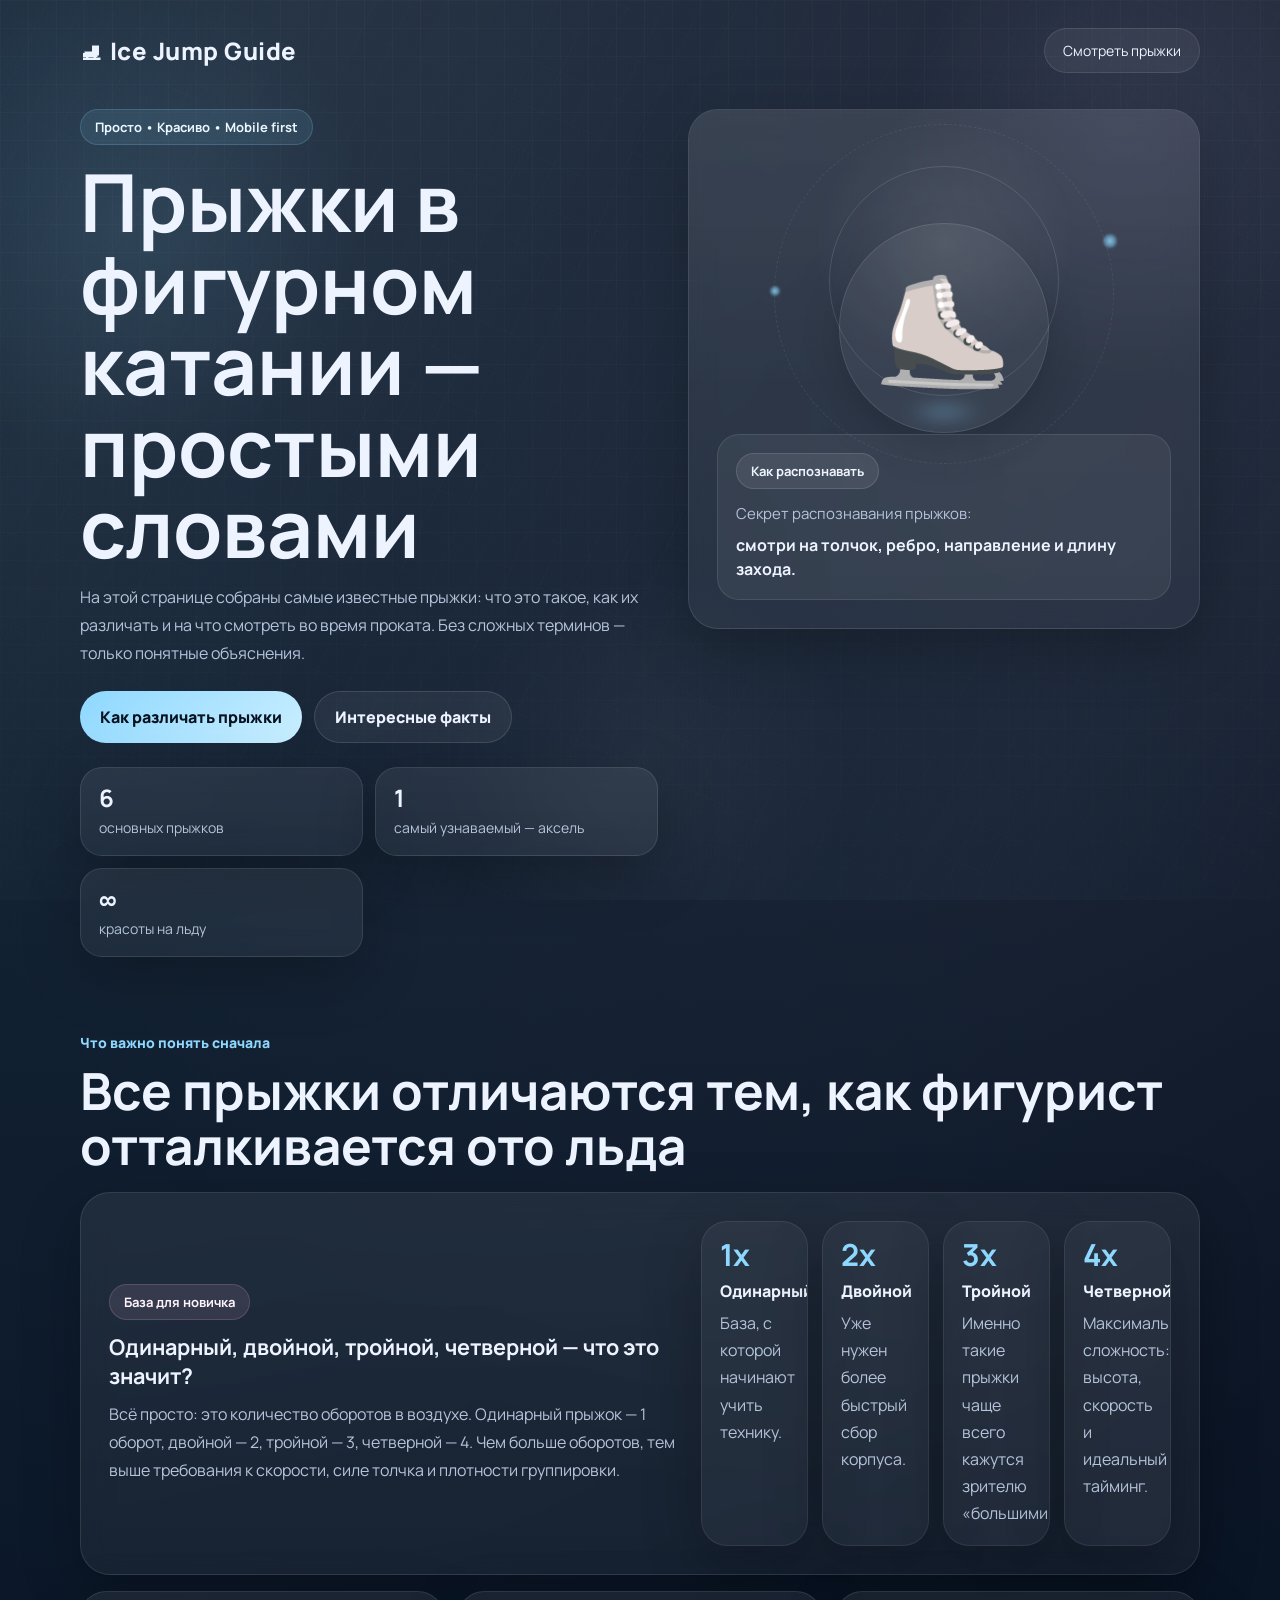
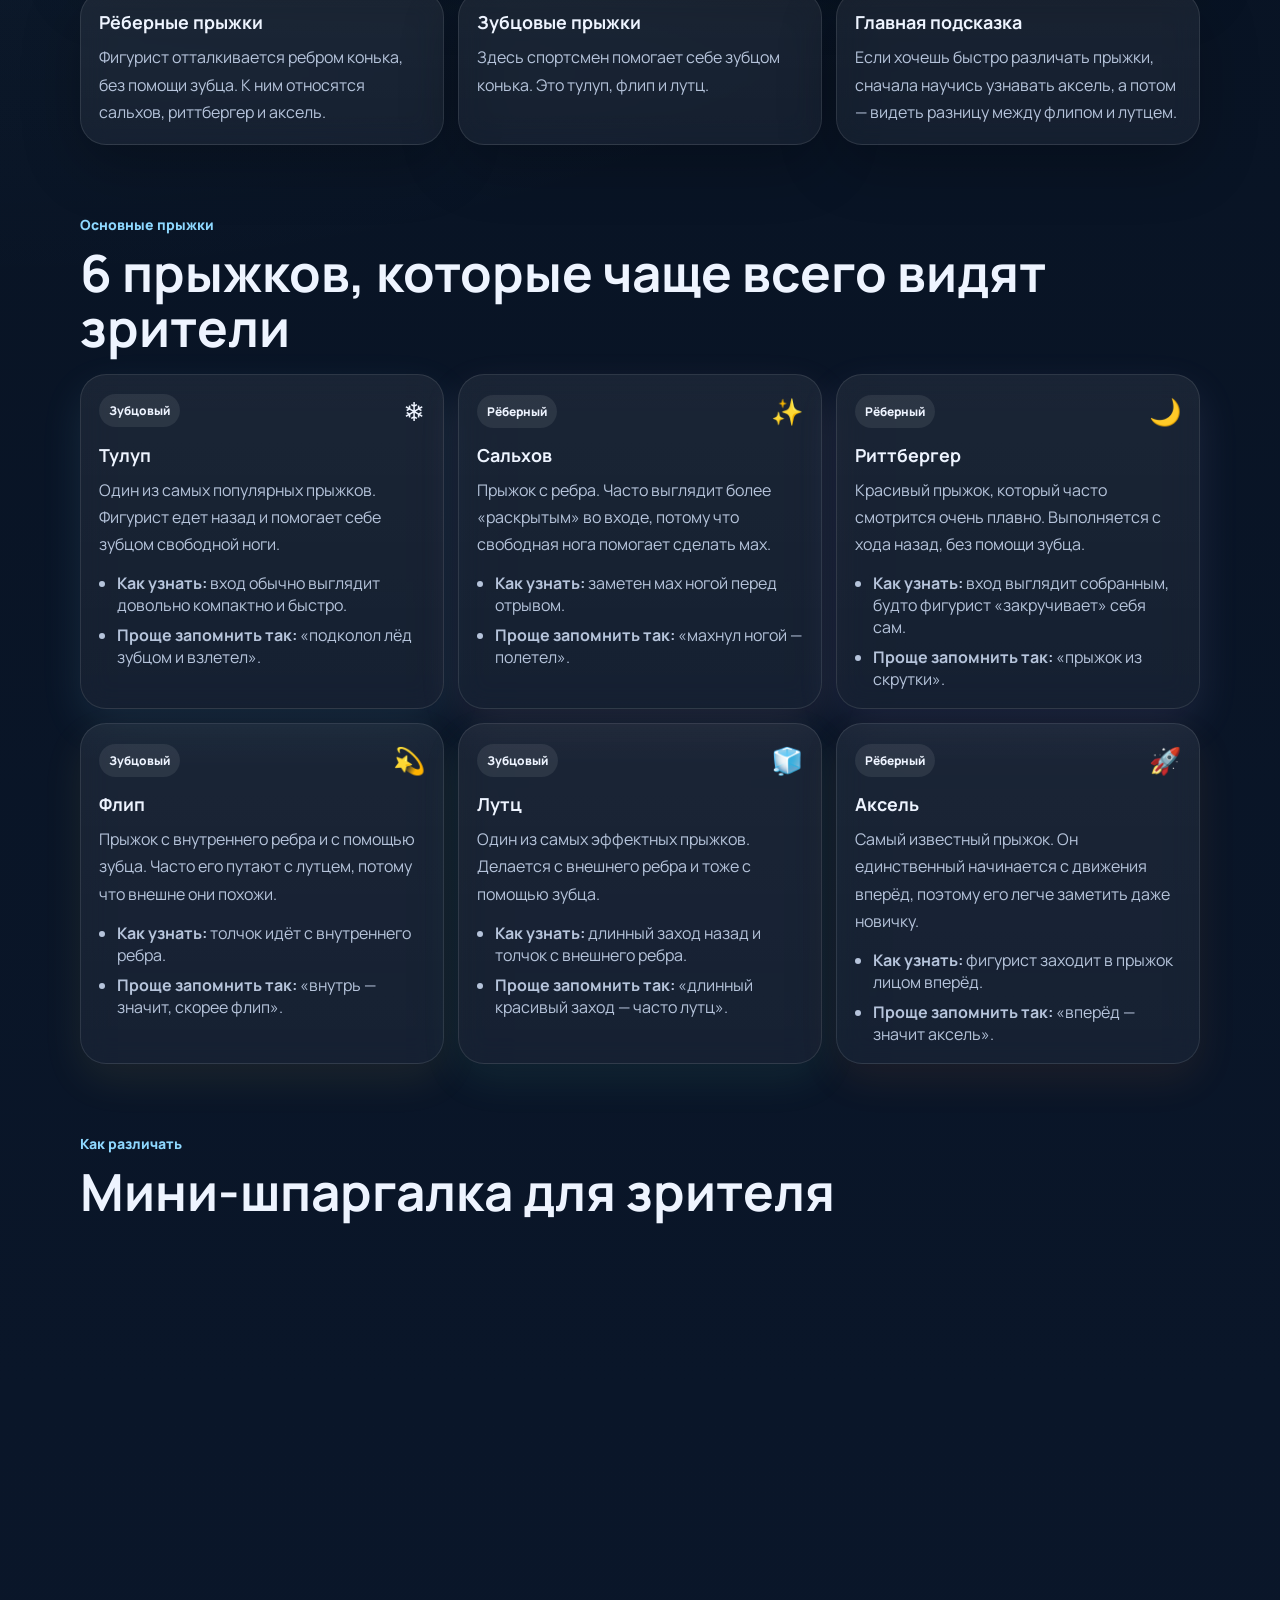
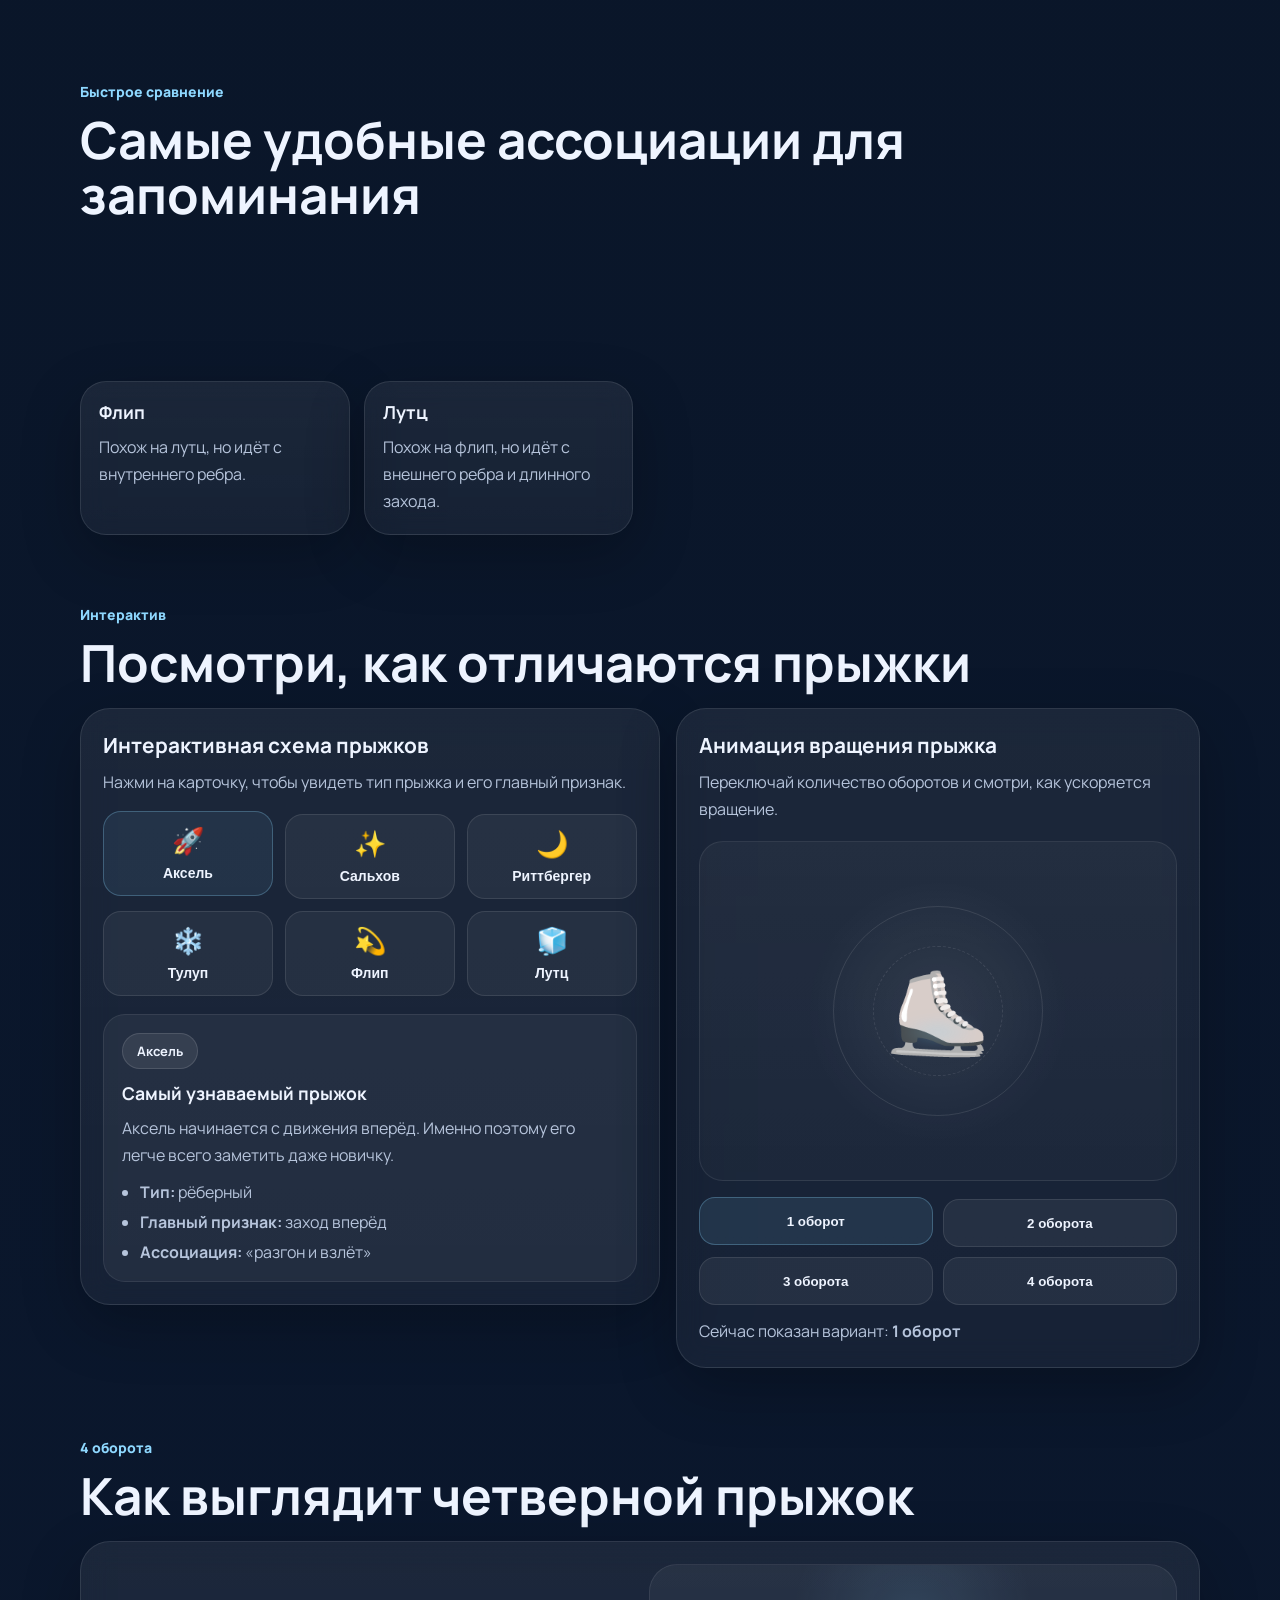
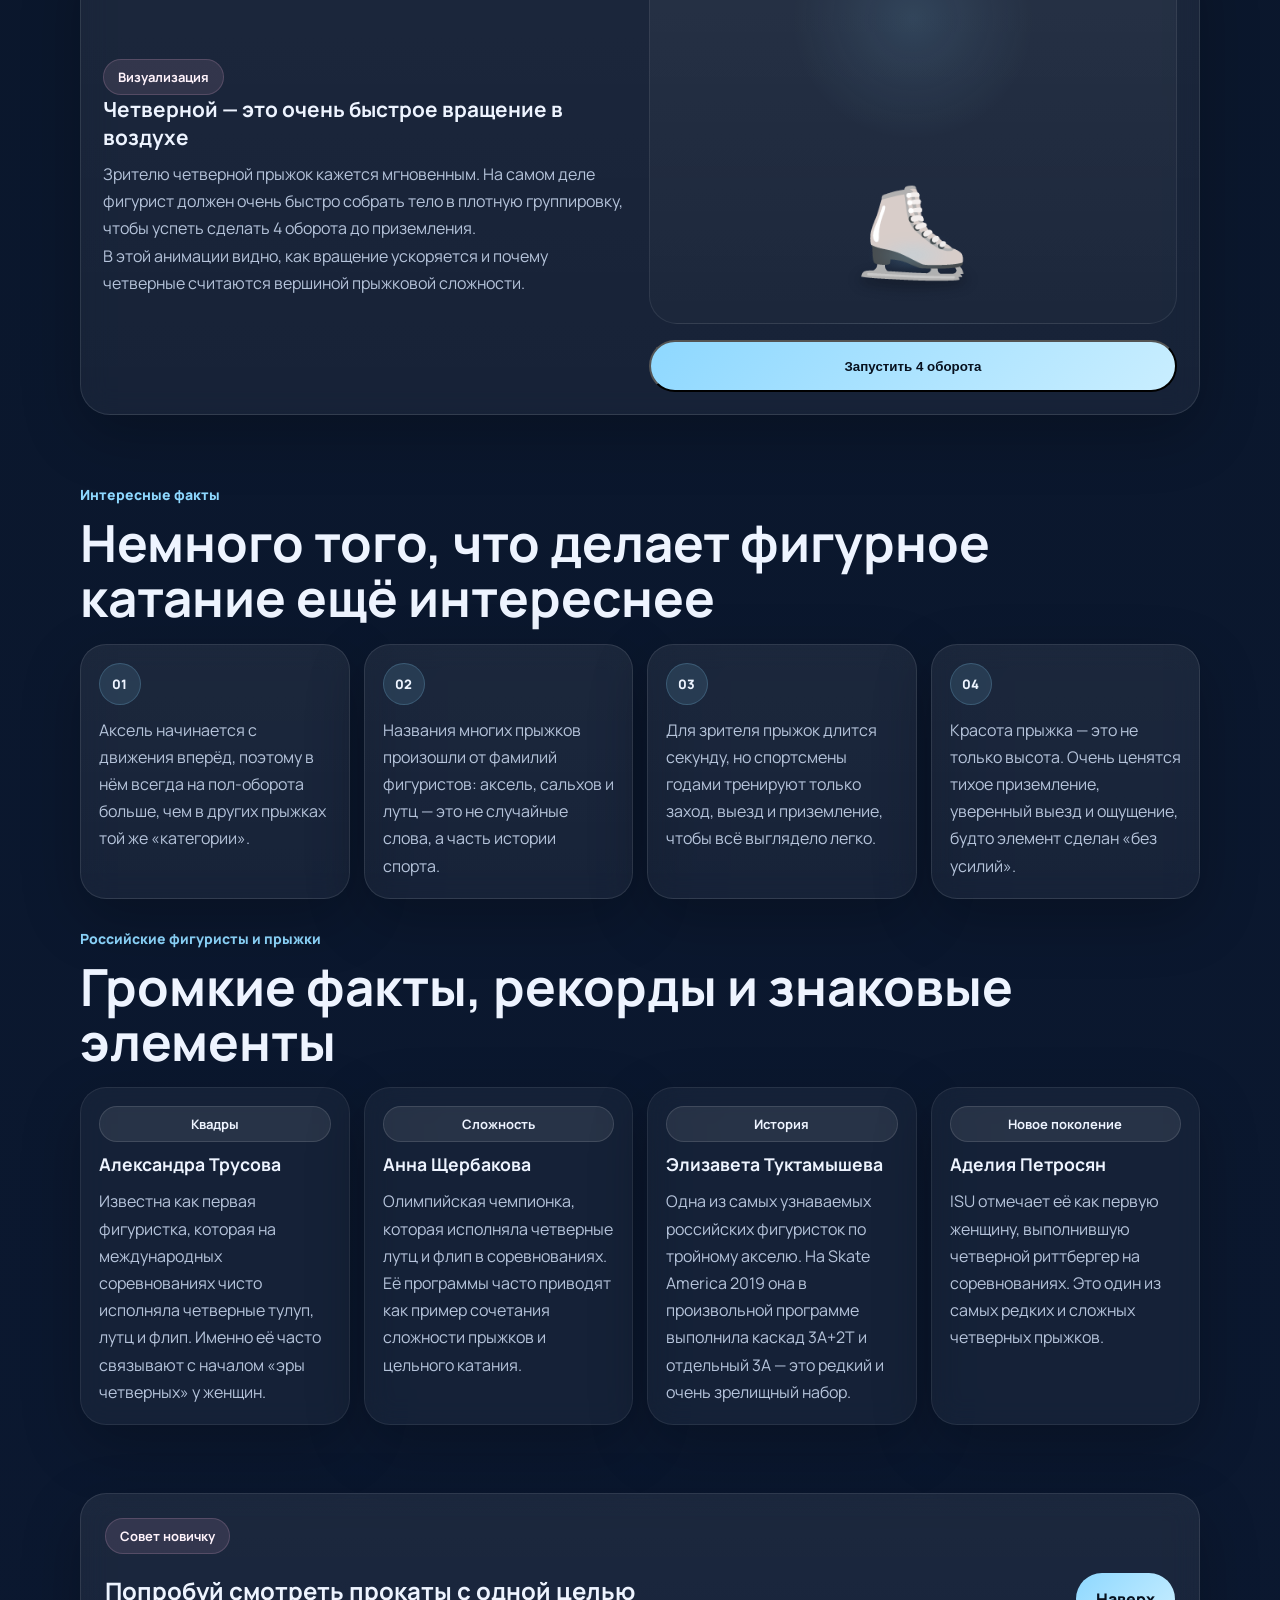
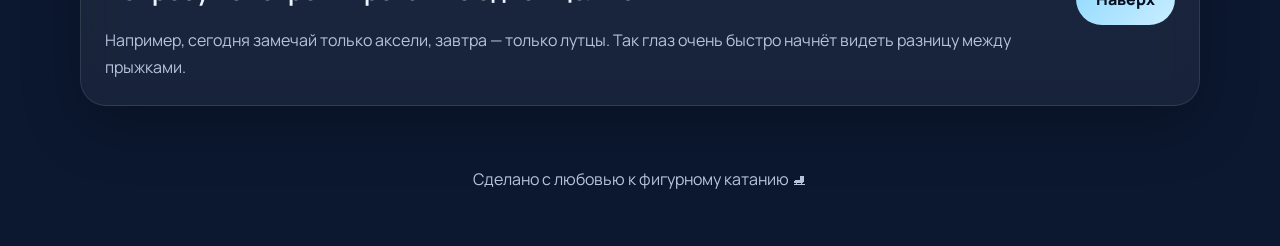
<file: index.html>
<!DOCTYPE html>
<html lang="ru">
<head>
  <meta charset="UTF-8" />
  <meta name="viewport" content="width=device-width, initial-scale=1.0" />
  <title>Прыжки в фигурном катании</title>
  <meta name="description" content="Красивый mobile-first сайт о прыжках в фигурном катании: простые объяснения, как различать прыжки и интересные факты." />
  <link rel="preconnect" href="https://fonts.googleapis.com">
  <link rel="preconnect" href="https://fonts.gstatic.com" crossorigin>
  <link href="https://fonts.googleapis.com/css2?family=Manrope:wght@400;500;700;800&display=swap" rel="stylesheet">
  <link rel="stylesheet" href="style.css" />
</head>
<body>
  <div class="page-bg"></div>
<div class="parallax-ice" aria-hidden="true">
  <div class="ice-layer ice-layer--back"></div>
  <div class="ice-layer ice-layer--middle"></div>
  <div class="ice-layer ice-layer--front"></div>
</div>

<div class="hero__visual"></div>
  <span class="snowflake">❄</span>
  <span class="snowflake">❅</span>
  <span class="snowflake">❆</span>
  <span class="snowflake">✦</span>
  <span class="snowflake">❄</span>
  <span class="snowflake">❅</span>
  <span class="snowflake">❆</span>
  <span class="snowflake">✦</span>
  <span class="snowflake">❄</span>
  <span class="snowflake">❅</span>
  <span class="snowflake">❆</span>
  <span class="snowflake">✦</span>
</div>
  <header class="hero container" id="top">
    <nav class="nav">
      <div class="logo">⛸ Ice Jump Guide</div>
      <a class="nav-btn" href="#jumps">Смотреть прыжки</a>
    </nav>

    <div class="hero__content">
      <div class="hero__text">
        <span class="badge">Просто • Красиво • Mobile first</span>
        <h1>Прыжки в фигурном катании — простыми словами</h1>
        <p>
          На этой странице собраны самые известные прыжки: что это такое,
          как их различать и на что смотреть во время проката.
          Без сложных терминов — только понятные объяснения.
        </p>

        <div class="hero__actions">
          <a href="#difference" class="btn btn--primary">Как различать прыжки</a>
          <a href="#facts" class="btn btn--secondary">Интересные факты</a>
        </div>

        <div class="stats">
          <article class="stat-card">
            <strong>6</strong>
            <span>основных прыжков</span>
          </article>
          <article class="stat-card">
            <strong>1</strong>
            <span>самый узнаваемый — аксель</span>
          </article>
          <article class="stat-card">
            <strong>∞</strong>
            <span>красоты на льду</span>
          </article>
        </div>
      </div>

      <div class="hero__visual" aria-hidden="true">
        <div class="skater-card glass">
          <div class="orbit orbit--1"></div>
          <div class="orbit orbit--2"></div>
          <div class="spark spark--1"></div>
          <div class="spark spark--2"></div>
         <div class="hero-skate">⛸️</div>
          <div class="hero-note">
            <span class="mini-badge">Как распознавать</span>
            <p>Секрет распознавания прыжков:</p>
            <strong>смотри на толчок, ребро, направление и длину захода.</strong>
          </div>
        </div>
      </div>
    </div>
  </header>

  <main>
    <section class="section container" id="about">
      <div class="section-title">
        <span>Что важно понять сначала</span>
        <h2>Все прыжки отличаются тем, как фигурист отталкивается ото льда</h2>
      </div>

      <div class="intro-panel glass">
        <div>
          <span class="badge badge--soft">База для новичка</span>
          <h3>Одинарный, двойной, тройной, четверной — что это значит?</h3>
          <p>
            Всё просто: это количество оборотов в воздухе. Одинарный прыжок — 1 оборот,
            двойной — 2, тройной — 3, четверной — 4.
            Чем больше оборотов, тем выше требования к скорости, силе толчка и плотности группировки.
          </p>
        </div>
        <div class="rotation-grid">
          <article class="rotation-card"><strong>1x</strong><span>Одинарный</span><p>База, с которой начинают учить технику.</p></article>
          <article class="rotation-card"><strong>2x</strong><span>Двойной</span><p>Уже нужен более быстрый сбор корпуса.</p></article>
          <article class="rotation-card"><strong>3x</strong><span>Тройной</span><p>Именно такие прыжки чаще всего кажутся зрителю «большими».</p></article>
          <article class="rotation-card"><strong>4x</strong><span>Четверной</span><p>Максимальная сложность: высота, скорость и идеальный тайминг.</p></article>
        </div>
      </div>

      <div class="info-grid">
        <article class="info-card glass">
          <h3>Рёберные прыжки</h3>
          <p>
            Фигурист отталкивается ребром конька, без помощи зубца.
            К ним относятся сальхов, риттбергер и аксель.
          </p>
        </article>
        <article class="info-card glass">
          <h3>Зубцовые прыжки</h3>
          <p>
            Здесь спортсмен помогает себе зубцом конька.
            Это тулуп, флип и лутц.
          </p>
        </article>
        <article class="info-card glass">
          <h3>Главная подсказка</h3>
          <p>
            Если хочешь быстро различать прыжки, сначала научись узнавать аксель,
            а потом — видеть разницу между флипом и лутцем.
          </p>
        </article>
      </div>
    </section>

    <section class="section container" id="jumps">
      <div class="section-title">
        <span>Основные прыжки</span>
        <h2>6 прыжков, которые чаще всего видят зрители</h2>
      </div>

      <div class="jump-grid">
        <article class="jump-card glass accent-blue">
          <div class="jump-card__top">
            <span class="jump-tag">Зубцовый</span>
            <span class="jump-icon">❄️</span>
          </div>
          <h3>Тулуп</h3>
          <p>
            Один из самых популярных прыжков. Фигурист едет назад и помогает себе
            зубцом свободной ноги.
          </p>
          <ul>
            <li><strong>Как узнать:</strong> вход обычно выглядит довольно компактно и быстро.</li>
            <li><strong>Проще запомнить так:</strong> «подколол лёд зубцом и взлетел».</li>
          </ul>
        </article>

        <article class="jump-card glass accent-pink">
          <div class="jump-card__top">
            <span class="jump-tag">Рёберный</span>
            <span class="jump-icon">✨</span>
          </div>
          <h3>Сальхов</h3>
          <p>
            Прыжок с ребра. Часто выглядит более «раскрытым» во входе, потому что
            свободная нога помогает сделать мах.
          </p>
          <ul>
            <li><strong>Как узнать:</strong> заметен мах ногой перед отрывом.</li>
            <li><strong>Проще запомнить так:</strong> «махнул ногой — полетел».</li>
          </ul>
        </article>

        <article class="jump-card glass accent-lilac">
          <div class="jump-card__top">
            <span class="jump-tag">Рёберный</span>
            <span class="jump-icon">🌙</span>
          </div>
          <h3>Риттбергер</h3>
          <p>
            Красивый прыжок, который часто смотрится очень плавно. Выполняется с хода назад,
            без помощи зубца.
          </p>
          <ul>
            <li><strong>Как узнать:</strong> вход выглядит собранным, будто фигурист «закручивает» себя сам.</li>
            <li><strong>Проще запомнить так:</strong> «прыжок из скрутки».</li>
          </ul>
        </article>

        <article class="jump-card glass accent-gold">
          <div class="jump-card__top">
            <span class="jump-tag">Зубцовый</span>
            <span class="jump-icon">💫</span>
          </div>
          <h3>Флип</h3>
          <p>
            Прыжок с внутреннего ребра и с помощью зубца. Часто его путают с лутцем,
            потому что внешне они похожи.
          </p>
          <ul>
            <li><strong>Как узнать:</strong> толчок идёт с внутреннего ребра.</li>
            <li><strong>Проще запомнить так:</strong> «внутрь — значит, скорее флип».</li>
          </ul>
        </article>

        <article class="jump-card glass accent-mint">
          <div class="jump-card__top">
            <span class="jump-tag">Зубцовый</span>
            <span class="jump-icon">🧊</span>
          </div>
          <h3>Лутц</h3>
          <p>
            Один из самых эффектных прыжков. Делается с внешнего ребра и тоже с помощью зубца.
          </p>
          <ul>
            <li><strong>Как узнать:</strong> длинный заход назад и толчок с внешнего ребра.</li>
            <li><strong>Проще запомнить так:</strong> «длинный красивый заход — часто лутц».</li>
          </ul>
        </article>

        <article class="jump-card glass accent-coral">
          <div class="jump-card__top">
            <span class="jump-tag">Рёберный</span>
            <span class="jump-icon">🚀</span>
          </div>
          <h3>Аксель</h3>
          <p>
            Самый известный прыжок. Он единственный начинается с движения вперёд,
            поэтому его легче заметить даже новичку.
          </p>
          <ul>
            <li><strong>Как узнать:</strong> фигурист заходит в прыжок лицом вперёд.</li>
            <li><strong>Проще запомнить так:</strong> «вперёд — значит аксель».</li>
          </ul>
        </article>
      </div>
    </section>

    <section class="section container" id="difference">
      <div class="section-title">
        <span>Как различать</span>
        <h2>Мини-шпаргалка для зрителя</h2>
      </div>

      <div class="steps">
        <article class="step glass">
          <span class="step-num">01</span>
          <h3>Смотри, едет фигурист вперёд или назад</h3>
          <p>
            Если вход идёт вперёд, это почти наверняка аксель.
            Остальные прыжки чаще начинаются с движения назад.
          </p>
        </article>

        <article class="step glass">
          <span class="step-num">02</span>
          <h3>Замечай, помогает ли зубец</h3>
          <p>
            Если видно «укол» зубцом в лёд, перед тобой, скорее всего,
            тулуп, флип или лутц.
          </p>
        </article>

        <article class="step glass">
          <span class="step-num">03</span>
          <h3>Сравнивай флип и лутц по ребру</h3>
          <p>
            Это самая частая путаница. Если очень грубо:
            флип — внутреннее ребро, лутц — внешнее.
          </p>
        </article>

        <article class="step glass">
          <span class="step-num">04</span>
          <h3>Обращай внимание на характер входа</h3>
          <p>
            Сальхов часто идёт с заметным махом ногой, риттбергер выглядит
            плавным и «закрученным», лутц — длинным и уверенным.
          </p>
        </article>
      </div>
    </section>

    <section class="section container" id="compare">
      <div class="section-title">
        <span>Быстрое сравнение</span>
        <h2>Самые удобные ассоциации для запоминания</h2>
      </div>

      <div class="compare-grid">
        <article class="compare-card glass">
          <h3>Аксель</h3>
          <p>Единственный прыжок с заходом вперёд.</p>
        </article>
        <article class="compare-card glass">
          <h3>Сальхов</h3>
          <p>Часто узнаётся по маху ногой перед отрывом.</p>
        </article>
        <article class="compare-card glass">
          <h3>Риттбергер</h3>
          <p>Плавный и собранный, без помощи зубца.</p>
        </article>
        <article class="compare-card glass">
          <h3>Тулуп</h3>
          <p>Быстрый зубцовый прыжок с хода назад.</p>
        </article>
        <article class="compare-card glass">
          <h3>Флип</h3>
          <p>Похож на лутц, но идёт с внутреннего ребра.</p>
        </article>
        <article class="compare-card glass">
          <h3>Лутц</h3>
          <p>Похож на флип, но идёт с внешнего ребра и длинного захода.</p>
        </article>
      </div>
    </section>
<section class="section container" id="interactive">
  <div class="section-title">
    <span>Интерактив</span>
    <h2>Посмотри, как отличаются прыжки</h2>
  </div>

  <div class="interactive-layout">
    <article class="jump-map glass">
      <div class="jump-map__head">
        <h3>Интерактивная схема прыжков</h3>
        <p>Нажми на карточку, чтобы увидеть тип прыжка и его главный признак.</p>
      </div>

      <div class="jump-map__grid">
        <button class="jump-node is-active" data-jump="axel" type="button">
          <span class="jump-node__icon">🚀</span>
          <span class="jump-node__name">Аксель</span>
        </button>

        <button class="jump-node" data-jump="salchow" type="button">
          <span class="jump-node__icon">✨</span>
          <span class="jump-node__name">Сальхов</span>
        </button>

        <button class="jump-node" data-jump="loop" type="button">
          <span class="jump-node__icon">🌙</span>
          <span class="jump-node__name">Риттбергер</span>
        </button>

        <button class="jump-node" data-jump="toe" type="button">
          <span class="jump-node__icon">❄️</span>
          <span class="jump-node__name">Тулуп</span>
        </button>

        <button class="jump-node" data-jump="flip" type="button">
          <span class="jump-node__icon">💫</span>
          <span class="jump-node__name">Флип</span>
        </button>

        <button class="jump-node" data-jump="lutz" type="button">
          <span class="jump-node__icon">🧊</span>
          <span class="jump-node__name">Лутц</span>
        </button>
      </div>

      <div class="jump-map__info" id="jumpInfo">
        <span class="mini-badge">Аксель</span>
        <h4>Самый узнаваемый прыжок</h4>
        <p>Аксель начинается с движения вперёд. Именно поэтому его легче всего заметить даже новичку.</p>
        <ul>
          <li><strong>Тип:</strong> рёберный</li>
          <li><strong>Главный признак:</strong> заход вперёд</li>
          <li><strong>Ассоциация:</strong> «разгон и взлёт»</li>
        </ul>
      </div>
    </article>

    <article class="spin-demo glass">
      <div class="spin-demo__head">
        <h3>Анимация вращения прыжка</h3>
        <p>Переключай количество оборотов и смотри, как ускоряется вращение.</p>
      </div>

      <div class="spin-stage">
        <div class="approach-arc approach-arc--1"></div>
        <div class="approach-arc approach-arc--2"></div>
        <div class="spin-ring spin-ring--outer"></div>
        <div class="spin-ring spin-ring--inner"></div>
        <div class="skater-spinner" id="skaterSpinner">⛸️</div>
      </div>

      <div class="spin-controls">
        <button class="spin-btn is-active" data-rotations="1" type="button">1 оборот</button>
        <button class="spin-btn" data-rotations="2" type="button">2 оборота</button>
        <button class="spin-btn" data-rotations="3" type="button">3 оборота</button>
        <button class="spin-btn" data-rotations="4" type="button">4 оборота</button>
      </div>

      <div class="spin-readout" id="spinReadout">
        Сейчас показан вариант: <strong>1 оборот</strong>
      </div>
    </article>
  </div>
</section>

<section class="section container" id="quad">
  <div class="section-title">
    <span>4 оборота</span>
    <h2>Как выглядит четверной прыжок</h2>
  </div>

  <div class="quad-panel glass">
    <div class="quad-panel__text">
      <span class="badge badge--soft">Визуализация</span>
      <h3>Четверной — это очень быстрое вращение в воздухе</h3>
      <p>
        Зрителю четверной прыжок кажется мгновенным. На самом деле фигурист
        должен очень быстро собрать тело в плотную группировку, чтобы успеть
        сделать 4 оборота до приземления.
      </p>
      <p>
        В этой анимации видно, как вращение ускоряется и почему четверные
        считаются вершиной прыжковой сложности.
      </p>
    </div>

    <div class="quad-visual">
      <div class="quad-air">
        <div class="quad-shadow"></div>
        <div class="quad-skater" id="quadSkater">⛸️</div>
      </div>
      <button class="btn btn--primary quad-btn" id="quadBtn" type="button">Запустить 4 оборота</button>
    </div>
  </div>
</section>
    <section class="section container" id="facts">
      <div class="section-title">
        <span>Интересные факты</span>
        <h2>Немного того, что делает фигурное катание ещё интереснее</h2>
      </div>

      <div class="facts-grid">
        <article class="fact-card glass">
          <span>01</span>
          <p>Аксель начинается с движения вперёд, поэтому в нём всегда на пол-оборота больше, чем в других прыжках той же «категории».</p>
        </article>
        <article class="fact-card glass">
          <span>02</span>
          <p>Названия многих прыжков произошли от фамилий фигуристов: аксель, сальхов и лутц — это не случайные слова, а часть истории спорта.</p>
        </article>
        <article class="fact-card glass">
          <span>03</span>
          <p>Для зрителя прыжок длится секунду, но спортсмены годами тренируют только заход, выезд и приземление, чтобы всё выглядело легко.</p>
        </article>
        <article class="fact-card glass">
          <span>04</span>
          <p>Красота прыжка — это не только высота. Очень ценятся тихое приземление, уверенный выезд и ощущение, будто элемент сделан «без усилий».</p>
        </article>
      </div>

      <div class="section-title section-title--compact">
        <span>Российские фигуристы и прыжки</span>
        <h2>Громкие факты, рекорды и знаковые элементы</h2>
      </div>

      <div class="russian-facts">
        <article class="record-card glass">
          <div class="record-card__head"><span class="record-pill">Квадры</span><strong>Александра Трусова</strong></div>
          <p>Известна как первая фигуристка, которая на международных соревнованиях чисто исполняла четверные тулуп, лутц и флип. Именно её часто связывают с началом «эры четверных» у женщин.</p>
        </article>
        <article class="record-card glass">
          <div class="record-card__head"><span class="record-pill">Сложность</span><strong>Анна Щербакова</strong></div>
          <p>Олимпийская чемпионка, которая исполняла четверные лутц и флип в соревнованиях. Её программы часто приводят как пример сочетания сложности прыжков и цельного катания.</p>
        </article>
        <article class="record-card glass">
          <div class="record-card__head"><span class="record-pill">История</span><strong>Элизавета Туктамышева</strong></div>
          <p>Одна из самых узнаваемых российских фигуристок по тройному акселю. На Skate America 2019 она в произвольной программе выполнила каскад 3A+2T и отдельный 3A — это редкий и очень зрелищный набор.</p>
        </article>
        <article class="record-card glass">
          <div class="record-card__head"><span class="record-pill">Новое поколение</span><strong>Аделия Петросян</strong></div>
          <p>ISU отмечает её как первую женщину, выполнившую четверной риттбергер на соревнованиях. Это один из самых редких и сложных четверных прыжков.</p>
        </article>
      </div>
    </section>

    <section class="section container" id="tips">
      <div class="tips glass">
        <div>
          <span class="badge badge--soft">Совет новичку</span>
          <h2>Попробуй смотреть прокаты с одной целью</h2>
          <p>
            Например, сегодня замечай только аксели, завтра — только лутцы.
            Так глаз очень быстро начнёт видеть разницу между прыжками.
          </p>
        </div>
        <a class="btn btn--primary" href="#top" onclick="window.scrollTo({ top: 0, behavior: 'smooth' }); return false;">Наверх</a>
      </div>
    </section>
  </main>

  <footer class="footer container">
    <p>Сделано с любовью к фигурному катанию ⛸</p>
  </footer>
  <script>
  const cards = document.querySelectorAll('.jump-card, .info-card, .step, .compare-card, .fact-card, .record-card, .rotation-card, .stat-card');
  const observer = new IntersectionObserver((entries) => {
    entries.forEach((entry) => {
      if (entry.isIntersecting) entry.target.classList.add('is-visible');
    });
  }, { threshold: 0.14 });

  cards.forEach((card, index) => {
    card.style.transitionDelay = `${index % 6 * 70}ms`;
    observer.observe(card);
  });

  const jumpData = {
    axel: {
      badge: 'Аксель',
      title: 'Самый узнаваемый прыжок',
      text: 'Аксель начинается с движения вперёд. Именно поэтому его легче всего заметить даже новичку.',
      type: 'рёберный',
      sign: 'заход вперёд',
      hint: '«разгон и взлёт»'
    },
    salchow: {
      badge: 'Сальхов',
      title: 'Прыжок с заметным махом',
      text: 'Сальхов часто выглядит более раскрытым во входе. Перед отрывом хорошо заметен мах свободной ногой.',
      type: 'рёберный',
      sign: 'мах ногой перед отрывом',
      hint: '«махнул — полетел»'
    },
    loop: {
      badge: 'Риттбергер',
      title: 'Плавный и собранный',
      text: 'Риттбергер выполняется без помощи зубца. Часто он выглядит очень цельно и красиво, будто фигурист закручивает себя сам.',
      type: 'рёберный',
      sign: 'компактный вход без зубца',
      hint: '«прыжок из скрутки»'
    },
    toe: {
      badge: 'Тулуп',
      title: 'Быстрый зубцовый прыжок',
      text: 'Тулуп часто смотрится компактно и резко. Фигурист едет назад и помогает себе зубцом свободной ноги.',
      type: 'зубцовый',
      sign: 'есть укол зубцом',
      hint: '«подколол лёд и взлетел»'
    },
    flip: {
      badge: 'Флип',
      title: 'Похож на лутц, но не совсем',
      text: 'Флип часто путают с лутцем. Главное отличие — толчок идёт с внутреннего ребра.',
      type: 'зубцовый',
      sign: 'внутреннее ребро',
      hint: '«внутрь — значит флип»'
    },
    lutz: {
      badge: 'Лутц',
      title: 'Длинный и эффектный заход',
      text: 'Лутц часто выглядит очень эффектно: длинный заход назад, чёткий толчок и ощущение большой амплитуды.',
      type: 'зубцовый',
      sign: 'внешнее ребро и длинный заход',
      hint: '«длинный заход — часто лутц»'
    }
  };

  const jumpNodes = document.querySelectorAll('.jump-node');
  const jumpInfo = document.getElementById('jumpInfo');

  jumpNodes.forEach((node) => {
    node.addEventListener('click', () => {
      jumpNodes.forEach((item) => item.classList.remove('is-active'));
      node.classList.add('is-active');

      const data = jumpData[node.dataset.jump];
      if (!data || !jumpInfo) return;

      jumpInfo.innerHTML = `
        <span class="mini-badge">${data.badge}</span>
        <h4>${data.title}</h4>
        <p>${data.text}</p>
        <ul>
          <li><strong>Тип:</strong> ${data.type}</li>
          <li><strong>Главный признак:</strong> ${data.sign}</li>
          <li><strong>Ассоциация:</strong> ${data.hint}</li>
        </ul>
      `;
    });
  });

  const spinner = document.getElementById('skaterSpinner');
  const spinButtons = document.querySelectorAll('.spin-btn');
  const spinReadout = document.getElementById('spinReadout');

  function setSpin(rotations) {
    if (!spinner || !spinReadout) return;

    spinner.classList.remove('spin-1', 'spin-2', 'spin-3', 'spin-4');
    spinner.classList.add(`spin-${rotations}`);

    let label = 'оборотов';
    if (rotations === '1') label = 'оборот';
    if (rotations === '2' || rotations === '3' || rotations === '4') label = 'оборота';

    spinReadout.innerHTML = `Сейчас показан вариант: <strong>${rotations} ${label}</strong>`;
  }

  spinButtons.forEach((btn) => {
    btn.addEventListener('click', () => {
      spinButtons.forEach((item) => item.classList.remove('is-active'));
      btn.classList.add('is-active');
      setSpin(btn.dataset.rotations);
    });
  });

  setSpin('1');

  const quadBtn = document.getElementById('quadBtn');
  const quadSkater = document.getElementById('quadSkater');

  if (quadBtn && quadSkater) {
    quadBtn.addEventListener('click', () => {
      quadSkater.classList.remove('quad-active');
      void quadSkater.offsetWidth;
      quadSkater.classList.add('quad-active');
    });
  }

  const back = document.querySelector('.ice-layer--back');
  const middle = document.querySelector('.ice-layer--middle');
  const front = document.querySelector('.ice-layer--front');

  window.addEventListener('scroll', () => {
    const y = window.scrollY;
    if (back) back.style.transform = `translateY(${y * 0.08}px) scale(1.05)`;
    if (middle) middle.style.transform = `translateY(${y * 0.14}px)`;
    if (front) front.style.transform = `translateY(${y * 0.22}px)`;
  });

  const tiltCards = document.querySelectorAll('.jump-card, .info-card, .step, .compare-card, .fact-card, .record-card, .rotation-card');

  tiltCards.forEach((card) => {
    card.addEventListener('mousemove', (e) => {
      if (window.innerWidth < 960) return;

      const rect = card.getBoundingClientRect();
      const x = e.clientX - rect.left;
      const y = e.clientY - rect.top;

      const centerX = rect.width / 2;
      const centerY = rect.height / 2;

      const rotateY = (x - centerX) / 18;
      const rotateX = (centerY - y) / 18;

      card.style.transform = `perspective(900px) rotateX(${rotateX}deg) rotateY(${rotateY}deg) translateY(-4px)`;
    });

    card.addEventListener('mouseleave', () => {
      card.style.transform = '';
    });
  });
</script>
</body>
</html>
</file>
<file: style.css>
:root{
  --bg:#07111f;
  --bg-soft:#0d1a2d;
  --panel:#14243d;
  --panel-2:#1a2e4c;
  --text:#eef4ff;
  --muted:#b6c4db;
  --line:rgba(255,255,255,0.10);
  --line-strong:rgba(255,255,255,0.16);
  --primary:#8ed8ff;
  --primary-strong:#c9eeff;
  --pink:#f6b7d9;
  --shadow:0 20px 60px rgba(0,0,0,0.24);
  --radius:24px;
  --radius-sm:18px;
  --container:1120px;
}

*{
  box-sizing:border-box;
}

html{
  scroll-behavior:smooth;
}

body{
  margin:0;
  font-family:'Manrope',system-ui,-apple-system,BlinkMacSystemFont,'Segoe UI',sans-serif;
  color:var(--text);
  background:
    radial-gradient(circle at top left, rgba(142,216,255,0.14), transparent 28%),
    radial-gradient(circle at top right, rgba(246,183,217,0.10), transparent 24%),
    linear-gradient(180deg, #07111f 0%, #0a1629 45%, #0b1830 100%);
  min-height:100vh;
  overflow-x:hidden;
}

img{
  max-width:100%;
  display:block;
}

.page-bg{
  position:fixed;
  inset:0;
  pointer-events:none;
  z-index:0;
  background-image:
    linear-gradient(rgba(255,255,255,0.025) 1px, transparent 1px),
    linear-gradient(90deg, rgba(255,255,255,0.025) 1px, transparent 1px);
  background-size:28px 28px;
  mask-image:linear-gradient(180deg, rgba(0,0,0,0.95), rgba(0,0,0,0.35));
}

.parallax-ice{
  position:fixed;
  inset:0;
  pointer-events:none;
  z-index:0;
  overflow:hidden;
}

.ice-layer{
  position:absolute;
  inset:-10%;
}

.ice-layer--back{
  background:
    radial-gradient(circle at 18% 30%, rgba(142,216,255,0.10), transparent 16%),
    radial-gradient(circle at 80% 22%, rgba(196,181,253,0.08), transparent 15%),
    radial-gradient(circle at 50% 78%, rgba(255,255,255,0.04), transparent 18%);
}

.ice-layer--middle{
  background:
    linear-gradient(120deg, transparent 0%, rgba(255,255,255,0.03) 22%, transparent 44%),
    linear-gradient(300deg, transparent 0%, rgba(142,216,255,0.03) 24%, transparent 48%);
}

.ice-layer--front{
  background:
    repeating-linear-gradient(
      115deg,
      transparent 0 32px,
      rgba(255,255,255,0.018) 32px 33px
    ),
    repeating-linear-gradient(
      24deg,
      transparent 0 42px,
      rgba(142,216,255,0.02) 42px 43px
    );
  opacity:.6;
}

.snow{
  position:fixed;
  inset:0;
  pointer-events:none;
  z-index:0;
  overflow:hidden;
}

.snowflake{
  position:absolute;
  top:-10%;
  color:rgba(255,255,255,0.68);
  text-shadow:0 0 12px rgba(255,255,255,0.18);
  animation:snowfall linear infinite;
}

.snowflake:nth-child(1){left:4%;font-size:12px;animation-duration:11s;animation-delay:-1s;}
.snowflake:nth-child(2){left:11%;font-size:18px;animation-duration:14s;animation-delay:-4s;}
.snowflake:nth-child(3){left:19%;font-size:14px;animation-duration:12s;animation-delay:-7s;}
.snowflake:nth-child(4){left:28%;font-size:10px;animation-duration:10s;animation-delay:-2s;}
.snowflake:nth-child(5){left:37%;font-size:16px;animation-duration:15s;animation-delay:-8s;}
.snowflake:nth-child(6){left:46%;font-size:13px;animation-duration:13s;animation-delay:-5s;}
.snowflake:nth-child(7){left:58%;font-size:18px;animation-duration:16s;animation-delay:-9s;}
.snowflake:nth-child(8){left:67%;font-size:11px;animation-duration:12s;animation-delay:-3s;}
.snowflake:nth-child(9){left:76%;font-size:17px;animation-duration:15s;animation-delay:-6s;}
.snowflake:nth-child(10){left:84%;font-size:12px;animation-duration:11s;animation-delay:-1s;}
.snowflake:nth-child(11){left:91%;font-size:15px;animation-duration:14s;animation-delay:-10s;}
.snowflake:nth-child(12){left:96%;font-size:10px;animation-duration:12s;animation-delay:-4s;}

@keyframes snowfall{
  0%{
    transform:translate3d(0,-10vh,0) rotate(0deg);
    opacity:0;
  }
  10%{
    opacity:1;
  }
  100%{
    transform:translate3d(18px,110vh,0) rotate(220deg);
    opacity:0;
  }
}

.hero,
main,
.footer{
  position:relative;
  z-index:1;
}

.container{
  width:min(calc(100% - 32px), var(--container));
  margin-inline:auto;
}

.glass,
.stat-card{
  background:linear-gradient(180deg, rgba(255,255,255,0.07), rgba(255,255,255,0.05));
  border:1px solid var(--line);
  box-shadow:var(--shadow);
  backdrop-filter:blur(14px);
  -webkit-backdrop-filter:blur(14px);
}

.hero{
  padding:20px 0 30px;
}

.nav{
  display:flex;
  align-items:center;
  justify-content:space-between;
  gap:16px;
  margin-bottom:28px;
}

.logo{
  font-weight:800;
  letter-spacing:.02em;
  font-size:clamp(1.15rem,2.2vw,1.5rem);
}

.nav-btn,
.btn{
  display:inline-flex;
  align-items:center;
  justify-content:center;
  text-decoration:none;
  border-radius:999px;
  transition:transform .25s ease, background .25s ease, border-color .25s ease;
}

.nav-btn:hover,
.btn:hover{
  transform:translateY(-2px);
}

.nav-btn{
  padding:12px 18px;
  color:var(--text);
  font-size:14px;
  background:rgba(255,255,255,0.06);
  border:1px solid rgba(255,255,255,0.10);
}

.hero__content{
  display:grid;
  gap:22px;
}

.hero__text{
  position:relative;
  z-index:2;
}

.badge,
.badge--soft,
.mini-badge,
.record-pill{
  display:inline-flex;
  align-items:center;
  justify-content:center;
  padding:8px 14px;
  border-radius:999px;
  font-size:13px;
  font-weight:700;
  border:1px solid rgba(255,255,255,0.12);
}

.badge{
  color:#eaf7ff;
  background:rgba(142,216,255,0.10);
  border-color:rgba(142,216,255,0.20);
}

.badge--soft{
  color:#fff3fb;
  background:rgba(246,183,217,0.11);
  border-color:rgba(246,183,217,0.18);
}

.mini-badge,
.record-pill{
  background:rgba(255,255,255,0.08);
  border-color:rgba(255,255,255,0.12);
}

.hero h1{
  margin:16px 0 14px;
  font-size:clamp(2.25rem, 8.5vw, 5rem);
  line-height:1.02;
  max-width:11ch;
}

.hero p{
  margin:0;
  color:var(--muted);
  font-size:16px;
  line-height:1.75;
}

.hero__actions{
  display:flex;
  flex-direction:column;
  gap:12px;
  margin-top:24px;
}

.btn{
  min-height:52px;
  padding:14px 20px;
  font-weight:800;
}

.btn--primary{
  color:#07111f;
  background:linear-gradient(135deg, var(--primary), var(--primary-strong));
}

.btn--secondary{
  color:var(--text);
  background:rgba(255,255,255,0.06);
  border:1px solid rgba(255,255,255,0.12);
}

.stats{
  display:grid;
  grid-template-columns:1fr;
  gap:12px;
  margin-top:24px;
}

.stat-card{
  border-radius:22px;
  padding:18px;
}

.stat-card strong{
  display:block;
  font-size:24px;
  line-height:1;
}

.stat-card span{
  display:block;
  margin-top:8px;
  color:var(--muted);
  font-size:14px;
}

.hero__visual{
  align-self:start;
}

.skater-card{
  position:relative;
  overflow:hidden;
  border-radius:30px;
  min-height:360px;
  padding:26px;
  display:flex;
  flex-direction:column;
  justify-content:flex-end;
}

.skater-card::before{
  content:"";
  position:absolute;
  inset:0;
  background:
    radial-gradient(circle at 50% 26%, rgba(255,255,255,0.10), transparent 28%),
    linear-gradient(180deg, rgba(255,255,255,0.04), transparent 55%);
  pointer-events:none;
}

.orbit{
  position:absolute;
  border-radius:50%;
  left:50%;
  transform:translateX(-50%);
  border:1px solid rgba(255,255,255,0.12);
}

.orbit--1{
  top:42px;
  width:190px;
  height:190px;
}

.orbit--2{
  top:8px;
  width:280px;
  height:280px;
  border-style:dashed;
  opacity:.7;
}

.spark{
  position:absolute;
  border-radius:50%;
  background:radial-gradient(circle, rgba(142,216,255,0.9), rgba(142,216,255,0));
  filter:blur(1px);
  animation:sparkle 3.6s linear infinite;
}

.spark--1{
  width:14px;
  height:14px;
  top:24%;
  right:16%;
}

.spark--2{
  width:10px;
  height:10px;
  top:34%;
  left:16%;
  animation-delay:1.2s;
}

@keyframes sparkle{
  0%{
    transform:translateY(0) scale(.7);
    opacity:0;
  }
  30%{
    opacity:1;
  }
  100%{
    transform:translateY(-28px) scale(1.2);
    opacity:0;
  }
}

.hero-skate{
  position:absolute;
  left:50%;
  top:42%;
  transform:translate(-50%,-50%);
  z-index:2;
  display:flex;
  align-items:center;
  justify-content:center;
  width:180px;
  height:180px;
  border-radius:50%;
  font-size:92px;
  line-height:1;
  background:rgba(255,255,255,0.05);
  border:1px solid rgba(255,255,255,0.10);
  box-shadow:0 16px 40px rgba(0,0,0,0.16);
  animation:floatSkate 5s ease-in-out infinite;
}

.hero-skate::after,
.skater-spinner::after,
.quad-skater::after{
  content:"";
  position:absolute;
  left:50%;
  bottom:12px;
  transform:translateX(-50%);
  width:76px;
  height:16px;
  border-radius:999px;
  background:radial-gradient(circle, rgba(142,216,255,0.40), rgba(142,216,255,0));
  filter:blur(8px);
  opacity:.8;
}

@keyframes floatSkate{
  0%,100%{
    transform:translate(-50%,-50%) rotate(-4deg);
  }
  50%{
    transform:translate(-50%,-54%) rotate(4deg);
  }
}

.hero-note{
  position:relative;
  z-index:2;
  width:100%;
  margin-top:auto;
  padding:18px;
  border-radius:22px;
  background:rgba(255,255,255,0.06);
  border:1px solid rgba(255,255,255,0.10);
}

.hero-note p{
  margin:12px 0 6px;
  font-size:15px;
}

.hero-note strong{
  display:block;
  font-size:16px;
  line-height:1.5;
}

.section{
  padding:34px 0;
}

.section-title{
  margin-bottom:18px;
}

.section-title span{
  display:inline-block;
  color:var(--primary);
  font-size:14px;
  font-weight:800;
}

.section-title h2{
  margin:10px 0 0;
  font-size:clamp(1.8rem,5vw,3.2rem);
  line-height:1.08;
}

.section-title--compact{
  margin-top:28px;
}

.intro-panel{
  display:grid;
  gap:18px;
  padding:22px;
  border-radius:30px;
  margin-bottom:16px;
}

.intro-panel h3{
  margin:12px 0 10px;
  font-size:1.35rem;
}

.intro-panel p{
  margin:0;
  color:var(--muted);
  line-height:1.75;
}

.rotation-grid,
.russian-facts,
.info-grid,
.jump-grid,
.steps,
.compare-grid,
.facts-grid{
  display:grid;
  grid-template-columns:1fr;
  gap:14px;
}

.rotation-card,
.record-card,
.info-card,
.jump-card,
.step,
.compare-card,
.fact-card,
.tips{
  position:relative;
  overflow:hidden;
  border-radius:26px;
  padding:18px;
}

.rotation-card,
.record-card{
  background:rgba(255,255,255,0.045);
  border:1px solid rgba(255,255,255,0.08);
  box-shadow:var(--shadow);
}

.rotation-card strong{
  display:block;
  font-size:1.9rem;
  line-height:1;
  margin-bottom:10px;
  color:var(--primary);
}

.rotation-card span{
  display:block;
  margin-bottom:8px;
  font-weight:800;
}

.rotation-card p,
.record-card p,
.info-card p,
.jump-card p,
.step p,
.compare-card p,
.fact-card p,
.tips p{
  margin:0;
  color:var(--muted);
  line-height:1.7;
}

.record-card__head{
  display:grid;
  gap:10px;
  margin-bottom:12px;
}

.record-card__head strong{
  font-size:1.1rem;
}

.info-card h3,
.jump-card h3,
.step h3,
.compare-card h3{
  margin:0 0 10px;
  font-size:1.12rem;
}

.jump-card__top{
  display:flex;
  align-items:center;
  justify-content:space-between;
  gap:10px;
  margin-bottom:14px;
}

.jump-tag{
  display:inline-flex;
  align-items:center;
  justify-content:center;
  padding:8px 10px;
  border-radius:999px;
  font-size:12px;
  font-weight:800;
  background:rgba(255,255,255,0.08);
}

.jump-icon{
  font-size:26px;
}

.jump-card ul{
  margin:14px 0 0;
  padding-left:18px;
  color:var(--muted);
}

.jump-card li + li{
  margin-top:8px;
}

.accent-blue{ box-shadow:0 16px 42px rgba(142,216,255,0.10); }
.accent-pink{ box-shadow:0 16px 42px rgba(246,183,217,0.10); }
.accent-lilac{ box-shadow:0 16px 42px rgba(196,181,253,0.10); }
.accent-gold{ box-shadow:0 16px 42px rgba(245,215,102,0.08); }
.accent-mint{ box-shadow:0 16px 42px rgba(110,231,183,0.08); }
.accent-coral{ box-shadow:0 16px 42px rgba(251,146,60,0.08); }

.step-num,
.fact-card span{
  display:inline-flex;
  align-items:center;
  justify-content:center;
  width:42px;
  height:42px;
  border-radius:50%;
  margin-bottom:12px;
  background:rgba(142,216,255,0.12);
  border:1px solid rgba(142,216,255,0.20);
  font-size:13px;
  font-weight:800;
}

.tips{
  display:grid;
  gap:18px;
  align-items:center;
}

.footer{
  padding:12px 0 40px;
  color:var(--muted);
  text-align:center;
}

.jump-card,
.info-card,
.step,
.compare-card,
.fact-card,
.record-card,
.rotation-card,
.stat-card{
  opacity:0;
  transform:translateY(14px);
  transition:
    opacity .6s ease,
    transform .6s ease,
    border-color .25s ease,
    box-shadow .25s ease;
}

.jump-card.is-visible,
.info-card.is-visible,
.step.is-visible,
.compare-card.is-visible,
.fact-card.is-visible,
.record-card.is-visible,
.rotation-card.is-visible,
.stat-card.is-visible{
  opacity:1;
  transform:translateY(0);
}

.jump-card:hover,
.info-card:hover,
.step:hover,
.compare-card:hover,
.fact-card:hover,
.record-card:hover,
.rotation-card:hover,
.stat-card:hover{
  border-color:rgba(142,216,255,0.22);
  box-shadow:0 24px 60px rgba(0,0,0,0.26);
}

/* interactive */

.interactive-layout{
  display:grid;
  grid-template-columns:1fr;
  gap:16px;
}

.jump-map,
.spin-demo,
.quad-panel{
  border-radius:30px;
  padding:22px;
}

.jump-map__head h3,
.spin-demo__head h3,
.quad-panel h3{
  margin:0 0 10px;
  font-size:1.3rem;
}

.jump-map__head p,
.spin-demo__head p,
.quad-panel p{
  margin:0;
  color:var(--muted);
  line-height:1.7;
}

.jump-map__grid{
  display:grid;
  grid-template-columns:repeat(2,minmax(0,1fr));
  gap:12px;
  margin-top:18px;
}

.jump-node{
  appearance:none;
  border:none;
  cursor:pointer;
  border-radius:18px;
  padding:14px 10px;
  background:rgba(255,255,255,0.05);
  border:1px solid rgba(255,255,255,0.10);
  color:var(--text);
  display:flex;
  flex-direction:column;
  align-items:center;
  gap:8px;
  transition:transform .25s ease, background .25s ease, border-color .25s ease;
}

.jump-node:hover,
.jump-node.is-active{
  transform:translateY(-3px);
  background:rgba(142,216,255,0.08);
  border-color:rgba(142,216,255,0.28);
}

.jump-node__icon{
  font-size:26px;
}

.jump-node__name{
  font-size:14px;
  font-weight:800;
}

.jump-map__info{
  margin-top:18px;
  padding:18px;
  border-radius:22px;
  background:rgba(255,255,255,0.05);
  border:1px solid rgba(255,255,255,0.08);
}

.jump-map__info h4{
  margin:12px 0 10px;
  font-size:1.1rem;
}

.jump-map__info p{
  margin:0 0 12px;
  color:var(--muted);
  line-height:1.7;
}

.jump-map__info ul{
  margin:0;
  padding-left:18px;
  color:var(--muted);
}

.jump-map__info li + li{
  margin-top:8px;
}

.spin-stage{
  position:relative;
  min-height:280px;
  margin-top:18px;
  display:flex;
  align-items:center;
  justify-content:center;
  border-radius:24px;
  overflow:hidden;
  background:
    radial-gradient(circle at 50% 50%, rgba(255,255,255,0.07), transparent 45%),
    linear-gradient(180deg, rgba(255,255,255,0.04), rgba(255,255,255,0.02));
  border:1px solid rgba(255,255,255,0.08);
}

.spin-ring{
  position:absolute;
  border-radius:50%;
  border:1px solid rgba(255,255,255,0.10);
}

.spin-ring--outer{
  width:210px;
  height:210px;
}

.spin-ring--inner{
  width:130px;
  height:130px;
  border-style:dashed;
}

.skater-spinner{
  position:relative;
  z-index:2;
  font-size:82px;
  line-height:1;
  transform-origin:center;
}

.spin-controls{
  display:grid;
  grid-template-columns:repeat(2,minmax(0,1fr));
  gap:10px;
  margin-top:18px;
}

.spin-btn{
  appearance:none;
  border:none;
  cursor:pointer;
  min-height:48px;
  border-radius:16px;
  padding:12px 14px;
  color:var(--text);
  font-weight:800;
  background:rgba(255,255,255,0.06);
  border:1px solid rgba(255,255,255,0.10);
  transition:transform .25s ease, background .25s ease, border-color .25s ease;
}

.spin-btn:hover,
.spin-btn.is-active{
  transform:translateY(-2px);
  background:rgba(142,216,255,0.10);
  border-color:rgba(142,216,255,0.28);
}

.spin-readout{
  margin-top:14px;
  color:var(--muted);
  line-height:1.6;
}

.spin-1{ animation:spin1 1.8s ease-in-out infinite; }
.spin-2{ animation:spin2 1.5s ease-in-out infinite; }
.spin-3{ animation:spin3 1.2s ease-in-out infinite; }
.spin-4{ animation:spin4 .9s linear infinite; }

@keyframes spin1{
  0%{ transform:rotate(0deg) scale(1); }
  50%{ transform:rotate(180deg) scale(1.03); }
  100%{ transform:rotate(360deg) scale(1); }
}

@keyframes spin2{
  0%{ transform:rotate(0deg) scale(1); }
  100%{ transform:rotate(720deg) scale(1.02); }
}

@keyframes spin3{
  0%{ transform:rotate(0deg) scale(1); }
  100%{ transform:rotate(1080deg) scale(1.04); }
}

@keyframes spin4{
  0%{ transform:rotate(0deg) scale(1); }
  100%{ transform:rotate(1440deg) scale(1.05); }
}

/* quad */

.quad-panel{
  display:grid;
  gap:18px;
}

.quad-visual{
  display:flex;
  flex-direction:column;
  gap:16px;
}

.quad-air{
  position:relative;
  min-height:320px;
  border-radius:28px;
  display:flex;
  align-items:flex-end;
  justify-content:center;
  overflow:hidden;
  background:
    radial-gradient(circle at 50% 15%, rgba(142,216,255,0.12), transparent 30%),
    linear-gradient(180deg, rgba(255,255,255,0.05), rgba(255,255,255,0.02));
  border:1px solid rgba(255,255,255,0.08);
}

.quad-shadow{
  position:absolute;
  bottom:34px;
  width:110px;
  height:18px;
  border-radius:50%;
  background:rgba(0,0,0,0.22);
  filter:blur(6px);
}

.quad-skater{
  position:absolute;
  bottom:48px;
  font-size:90px;
  line-height:1;
  transform-origin:center;
}

.quad-btn{
  width:100%;
}

.quad-active{
  animation:quadJump 1.4s cubic-bezier(.22,.8,.25,1) 1;
}

@keyframes quadJump{
  0%{
    transform:translateY(0) rotate(0deg) scale(1);
  }
  18%{
    transform:translateY(-18px) rotate(80deg) scale(1.02);
  }
  48%{
    transform:translateY(-140px) rotate(860deg) scale(0.92);
  }
  70%{
    transform:translateY(-120px) rotate(1240deg) scale(0.92);
  }
  100%{
    transform:translateY(0) rotate(1440deg) scale(1);
  }
}

/* tablets */

@media (min-width:680px){
  .hero{
    padding-top:28px;
    padding-bottom:40px;
  }

  .hero__actions{
    flex-direction:row;
    flex-wrap:wrap;
  }

  .stats,
  .info-grid,
  .steps,
  .compare-grid,
  .facts-grid{
    grid-template-columns:repeat(2,minmax(0,1fr));
  }

  .jump-grid{
    grid-template-columns:repeat(2,minmax(0,1fr));
  }

  .rotation-grid,
  .russian-facts{
    grid-template-columns:repeat(2,minmax(0,1fr));
  }

  .jump-map__grid{
    grid-template-columns:repeat(3,minmax(0,1fr));
  }

  .tips{
    grid-template-columns:1.5fr auto;
    padding:24px;
  }
}

/* desktop */

@media (min-width:960px){
  .hero__content{
    grid-template-columns:1.06fr .94fr;
    align-items:start;
    gap:30px;
    padding-top:8px;
  }

  .hero h1{
    max-width:10ch;
  }

  .skater-card{
    min-height:520px;
    padding:28px;
  }

  .orbit--1{
    width:230px;
    height:230px;
    top:56px;
  }

  .orbit--2{
    width:340px;
    height:340px;
    top:14px;
  }

  .hero-skate{
    width:210px;
    height:210px;
    font-size:108px;
  }

  .intro-panel{
    grid-template-columns:1.1fr .9fr;
    align-items:center;
    padding:28px;
  }

  .jump-grid{
    grid-template-columns:repeat(3,minmax(0,1fr));
  }

  .info-grid{
    grid-template-columns:repeat(3,minmax(0,1fr));
  }

  .compare-grid,
  .facts-grid,
  .rotation-grid,
  .russian-facts{
    grid-template-columns:repeat(4,minmax(0,1fr));
  }

  .interactive-layout{
    grid-template-columns:1.05fr .95fr;
    align-items:start;
  }

  .quad-panel{
    grid-template-columns:1fr 1fr;
    align-items:center;
  }

  .spin-stage{
    min-height:340px;
  }

  .quad-air{
    min-height:360px;
  }
}

/* reduced motion */

@media (prefers-reduced-motion: reduce){
  html{
    scroll-behavior:auto;
  }

  .snowflake,
  .spark,
  .hero-skate,
  .skater-spinner,
  .quad-skater{
    animation:none !important;
    transform:none !important;
  }

  .jump-card,
  .info-card,
  .step,
  .compare-card,
  .fact-card,
  .record-card,
  .rotation-card,
  .stat-card{
    transition:none !important;
    opacity:1 !important;
    transform:none !important;
  }
}
</file>
